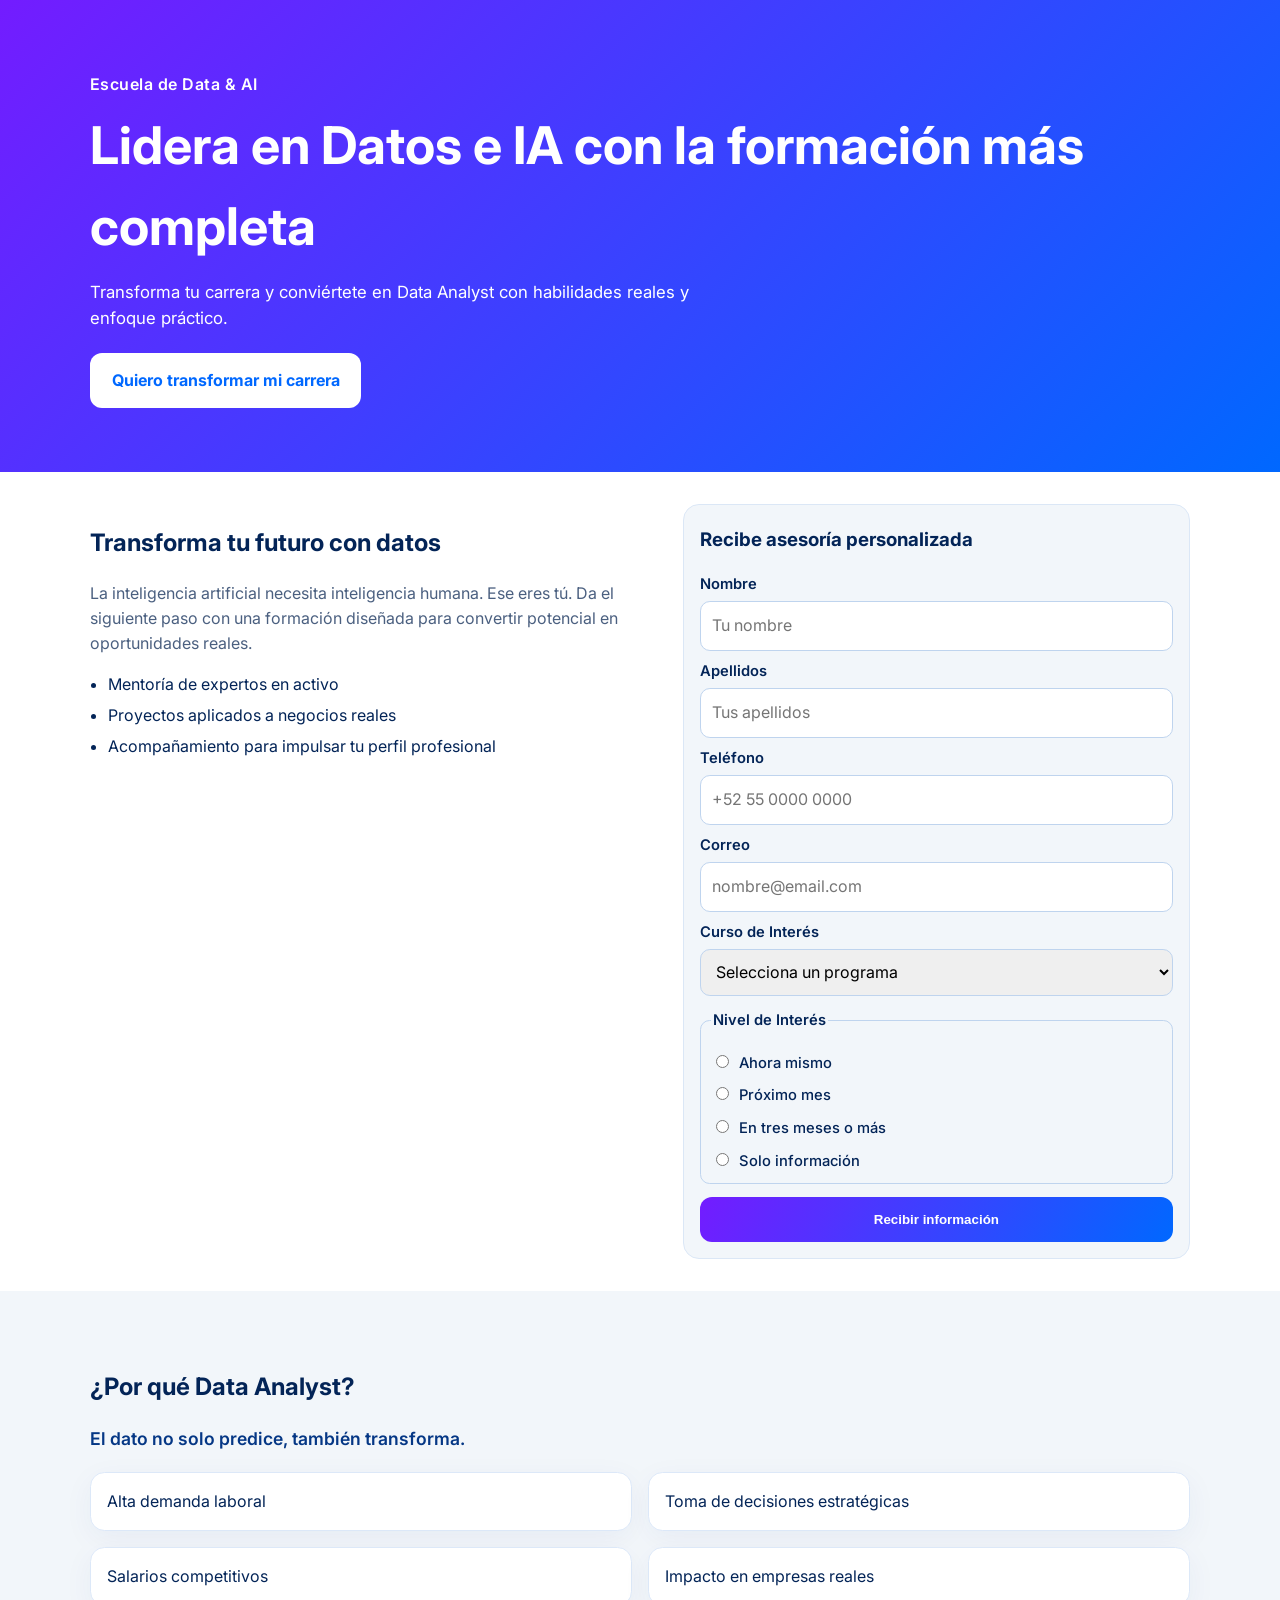
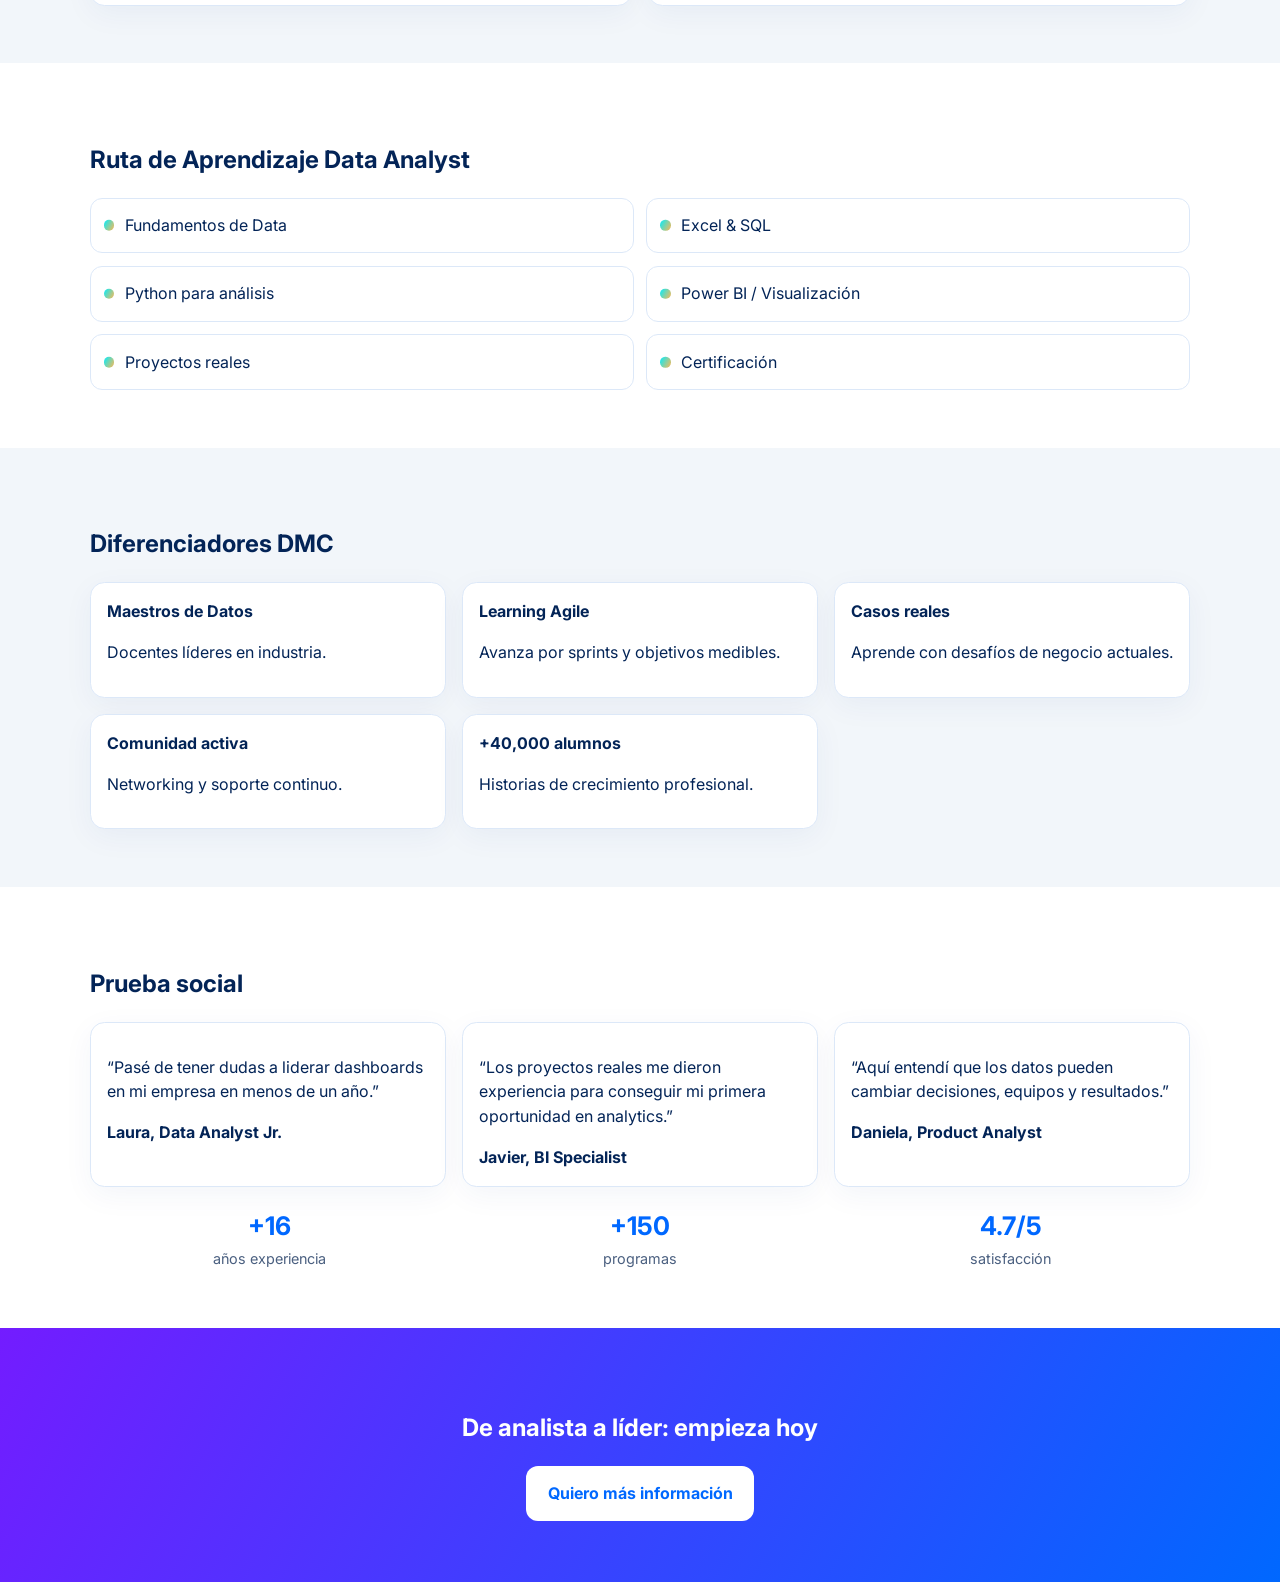
<file: index.html>
<!DOCTYPE html>
<html lang="es">
  <head>
    <meta charset="UTF-8" />
    <meta name="viewport" content="width=device-width, initial-scale=1.0" />
    <title>Escuela Data & AI | Transforma tu carrera</title>
    <meta
      name="description"
      content="Formación práctica en Data Analyst para impulsar tu carrera con datos e inteligencia artificial."
    />
    <link rel="preconnect" href="https://fonts.googleapis.com" />
    <link rel="preconnect" href="https://fonts.gstatic.com" crossorigin />
    <link
      href="https://fonts.googleapis.com/css2?family=Inter:wght@400;500;600;700;800&display=swap"
      rel="stylesheet"
    />
    <style>
      :root {
        --primary: #0068ff;
        --secondary: #731cff;
        --dark-1: #032457;
        --dark-2: #053785;
        --neutral: #f2f6fa;
        --text-muted: #4b6080;
        --accent-1: #ffb752;
        --accent-2: #00edff;
        --bg: #ffffff;
      }
      * { box-sizing: border-box; }
      body {
        margin: 0;
        font-family: 'Inter', sans-serif;
        color: var(--dark-1);
        background: var(--bg);
        line-height: 1.55;
      }
      .container { width: min(1100px, 92%); margin: 0 auto; }
      .hero {
        background: linear-gradient(135deg, var(--secondary), var(--primary));
        color: #fff;
        padding: 4.5rem 0 4rem;
      }
      .eyebrow { display: inline-block; font-weight: 600; letter-spacing: .03em; margin-bottom: .6rem; }
      .hero h1 { font-size: clamp(2rem, 5vw, 3.25rem); margin: 0 0 .7rem; }
      .hero p { max-width: 650px; margin: 0 0 1.4rem; font-size: 1.05rem; }
      .btn {
        display: inline-block;
        border: 0;
        padding: .95rem 1.35rem;
        border-radius: .75rem;
        text-decoration: none;
        font-weight: 700;
        transition: transform .2s ease, box-shadow .2s ease;
      }
      .btn:hover { transform: translateY(-2px); box-shadow: 0 12px 24px rgba(3, 36, 87, .18); }
      .btn--light { background: #fff; color: var(--primary); }
      .btn--primary {
        background: linear-gradient(120deg, var(--secondary), var(--primary));
        color: #fff;
        width: 100%;
        cursor: pointer;
      }
      .lead-section { padding: 2rem 0; background: #fff; }
      .lead-grid { display: grid; gap: 1.2rem; align-items: start; }
      .lead-copy p { color: var(--text-muted); }
      .checklist { padding-left: 1.1rem; }
      .checklist li { margin-bottom: .4rem; }
      .lead-form {
        background: var(--neutral);
        border: 1px solid #dbe7f6;
        border-radius: 1rem;
        padding: 1rem;
      }
      .lead-form h3 { margin-top: .25rem; }
      .lead-form label, .lead-form legend { font-weight: 600; font-size: .92rem; display: block; margin-top: .6rem; }
      .lead-form input, .lead-form select {
        width: 100%;
        padding: .72rem;
        border-radius: .62rem;
        border: 1px solid #bfd4ee;
        margin-top: .3rem;
        font: inherit;
      }
      .lead-form fieldset {
        border: 1px solid #bfd4ee;
        border-radius: .6rem;
        padding: .65rem;
        margin: .8rem 0;
      }
      .lead-form fieldset label { font-weight: 500; margin-top: .5rem; }
      .lead-form fieldset input { width: auto; margin-right: .35rem; }
      .section { padding: 3.6rem 0; }
      .section--light { background: var(--neutral); }
      .highlight { color: var(--dark-2); font-weight: 600; font-size: 1.1rem; }
      .cards { display: grid; gap: 1rem; margin-top: 1.2rem; }
      .card {
        background: #fff;
        border: 1px solid #dce8f8;
        border-radius: .9rem;
        padding: 1rem;
        box-shadow: 0 8px 30px rgba(5, 55, 133, .05);
      }
      .roadmap { display: grid; gap: .8rem; margin-top: 1.2rem; }
      .roadmap__item {
        position: relative;
        padding: .9rem .9rem .9rem 2.1rem;
        border: 1px solid #dce8f8;
        border-radius: .75rem;
        background: #fff;
      }
      .roadmap__item::before {
        content: '';
        position: absolute;
        left: .8rem;
        top: 50%;
        width: .65rem;
        height: .65rem;
        transform: translateY(-50%);
        border-radius: 50%;
        background: linear-gradient(120deg, var(--accent-2), var(--accent-1));
      }
      .metrics {
        display: grid;
        grid-template-columns: repeat(3, 1fr);
        gap: .8rem;
        text-align: center;
        margin-top: 1.2rem;
      }
      .metrics strong { font-size: 1.6rem; color: var(--primary); display: block; }
      .metrics span { color: var(--text-muted); font-size: .9rem; }
      .final-cta {
        padding: 3.8rem 0;
        text-align: center;
        background: linear-gradient(120deg, var(--secondary), var(--primary));
        color: #fff;
      }
      .reveal { opacity: 0; transform: translateY(16px); transition: all .6s ease; }
      .reveal.visible { opacity: 1; transform: translateY(0); }
      @media (min-width: 840px) {
        .lead-grid { grid-template-columns: 1.05fr .95fr; gap: 2rem; }
        .lead-form { position: sticky; top: 1rem; }
        .cards--4 { grid-template-columns: repeat(2, 1fr); }
        .cards--3 { grid-template-columns: repeat(3, 1fr); }
        .roadmap { grid-template-columns: repeat(2, 1fr); }
      }
    </style>
  </head>
  <body>
    <header class="hero" id="inicio">
      <div class="container hero__content reveal">
        <span class="eyebrow">Escuela de Data & AI</span>
        <h1>Lidera en Datos e IA con la formación más completa</h1>
        <p>
          Transforma tu carrera y conviértete en Data Analyst con habilidades
          reales y enfoque práctico.
        </p>
        <a href="#formulario" class="btn btn--light">Quiero transformar mi carrera</a>
      </div>
    </header>

    <main>
      <section class="lead-section" id="formulario">
        <div class="container lead-grid">
          <article class="lead-copy reveal">
            <h2>Transforma tu futuro con datos</h2>
            <p>
              La inteligencia artificial necesita inteligencia humana. Ese eres tú.
              Da el siguiente paso con una formación diseñada para convertir
              potencial en oportunidades reales.
            </p>
            <ul class="checklist">
              <li>Mentoría de expertos en activo</li>
              <li>Proyectos aplicados a negocios reales</li>
              <li>Acompañamiento para impulsar tu perfil profesional</li>
            </ul>
          </article>

          <form class="lead-form reveal" action="#" method="post" novalidate>
            <h3>Recibe asesoría personalizada</h3>
            <label for="nombre">Nombre</label>
            <input id="nombre" name="nombre" type="text" placeholder="Tu nombre" required />

            <label for="apellidos">Apellidos</label>
            <input id="apellidos" name="apellidos" type="text" placeholder="Tus apellidos" required />

            <label for="telefono">Teléfono</label>
            <input id="telefono" name="telefono" type="tel" placeholder="+52 55 0000 0000" required />

            <label for="correo">Correo</label>
            <input id="correo" name="correo" type="email" placeholder="nombre@email.com" required />

            <label for="curso">Curso de Interés</label>
            <select id="curso" name="curso" required>
              <option value="" selected disabled>Selecciona un programa</option>
              <option>Data Analyst</option>
              <option>Data Science</option>
              <option>Business Intelligence</option>
              <option>Inteligencia Artificial aplicada</option>
            </select>

            <fieldset>
              <legend>Nivel de Interés</legend>
              <label><input type="radio" name="interes" value="ahora" required /> Ahora mismo</label>
              <label><input type="radio" name="interes" value="mes" /> Próximo mes</label>
              <label><input type="radio" name="interes" value="tres-meses" /> En tres meses o más</label>
              <label><input type="radio" name="interes" value="info" /> Solo información</label>
            </fieldset>

            <button class="btn btn--primary" type="submit">Recibir información</button>
          </form>
        </div>
      </section>

      <section class="section section--light">
        <div class="container reveal">
          <h2>¿Por qué Data Analyst?</h2>
          <p class="highlight">El dato no solo predice, también transforma.</p>
          <div class="cards cards--4">
            <article class="card">Alta demanda laboral</article>
            <article class="card">Toma de decisiones estratégicas</article>
            <article class="card">Salarios competitivos</article>
            <article class="card">Impacto en empresas reales</article>
          </div>
        </div>
      </section>

      <section class="section">
        <div class="container reveal">
          <h2>Ruta de Aprendizaje Data Analyst</h2>
          <div class="roadmap">
            <div class="roadmap__item">Fundamentos de Data</div>
            <div class="roadmap__item">Excel & SQL</div>
            <div class="roadmap__item">Python para análisis</div>
            <div class="roadmap__item">Power BI / Visualización</div>
            <div class="roadmap__item">Proyectos reales</div>
            <div class="roadmap__item">Certificación</div>
          </div>
        </div>
      </section>

      <section class="section section--light">
        <div class="container reveal">
          <h2>Diferenciadores DMC</h2>
          <div class="cards cards--3">
            <article class="card"><strong>Maestros de Datos</strong><p>Docentes líderes en industria.</p></article>
            <article class="card"><strong>Learning Agile</strong><p>Avanza por sprints y objetivos medibles.</p></article>
            <article class="card"><strong>Casos reales</strong><p>Aprende con desafíos de negocio actuales.</p></article>
            <article class="card"><strong>Comunidad activa</strong><p>Networking y soporte continuo.</p></article>
            <article class="card"><strong>+40,000 alumnos</strong><p>Historias de crecimiento profesional.</p></article>
          </div>
        </div>
      </section>

      <section class="section">
        <div class="container reveal">
          <h2>Prueba social</h2>
          <div class="cards cards--3 testimonios">
            <article class="card">
              <p>“Pasé de tener dudas a liderar dashboards en mi empresa en menos de un año.”</p>
              <strong>Laura, Data Analyst Jr.</strong>
            </article>
            <article class="card">
              <p>“Los proyectos reales me dieron experiencia para conseguir mi primera oportunidad en analytics.”</p>
              <strong>Javier, BI Specialist</strong>
            </article>
            <article class="card">
              <p>“Aquí entendí que los datos pueden cambiar decisiones, equipos y resultados.”</p>
              <strong>Daniela, Product Analyst</strong>
            </article>
          </div>
          <div class="metrics">
            <div><strong>+16</strong><span>años experiencia</span></div>
            <div><strong>+150</strong><span>programas</span></div>
            <div><strong>4.7/5</strong><span>satisfacción</span></div>
          </div>
        </div>
      </section>

      <section class="final-cta">
        <div class="container reveal">
          <h2>De analista a líder: empieza hoy</h2>
          <a href="#formulario" class="btn btn--light">Quiero más información</a>
        </div>
      </section>
    </main>

    <script>
      const observer = new IntersectionObserver(
        entries => {
          entries.forEach(entry => {
            if (entry.isIntersecting) {
              entry.target.classList.add('visible');
              observer.unobserve(entry.target);
            }
          });
        },
        { threshold: 0.15 }
      );
      document.querySelectorAll('.reveal').forEach(el => observer.observe(el));
    </script>
  </body>
</html>
</file>
